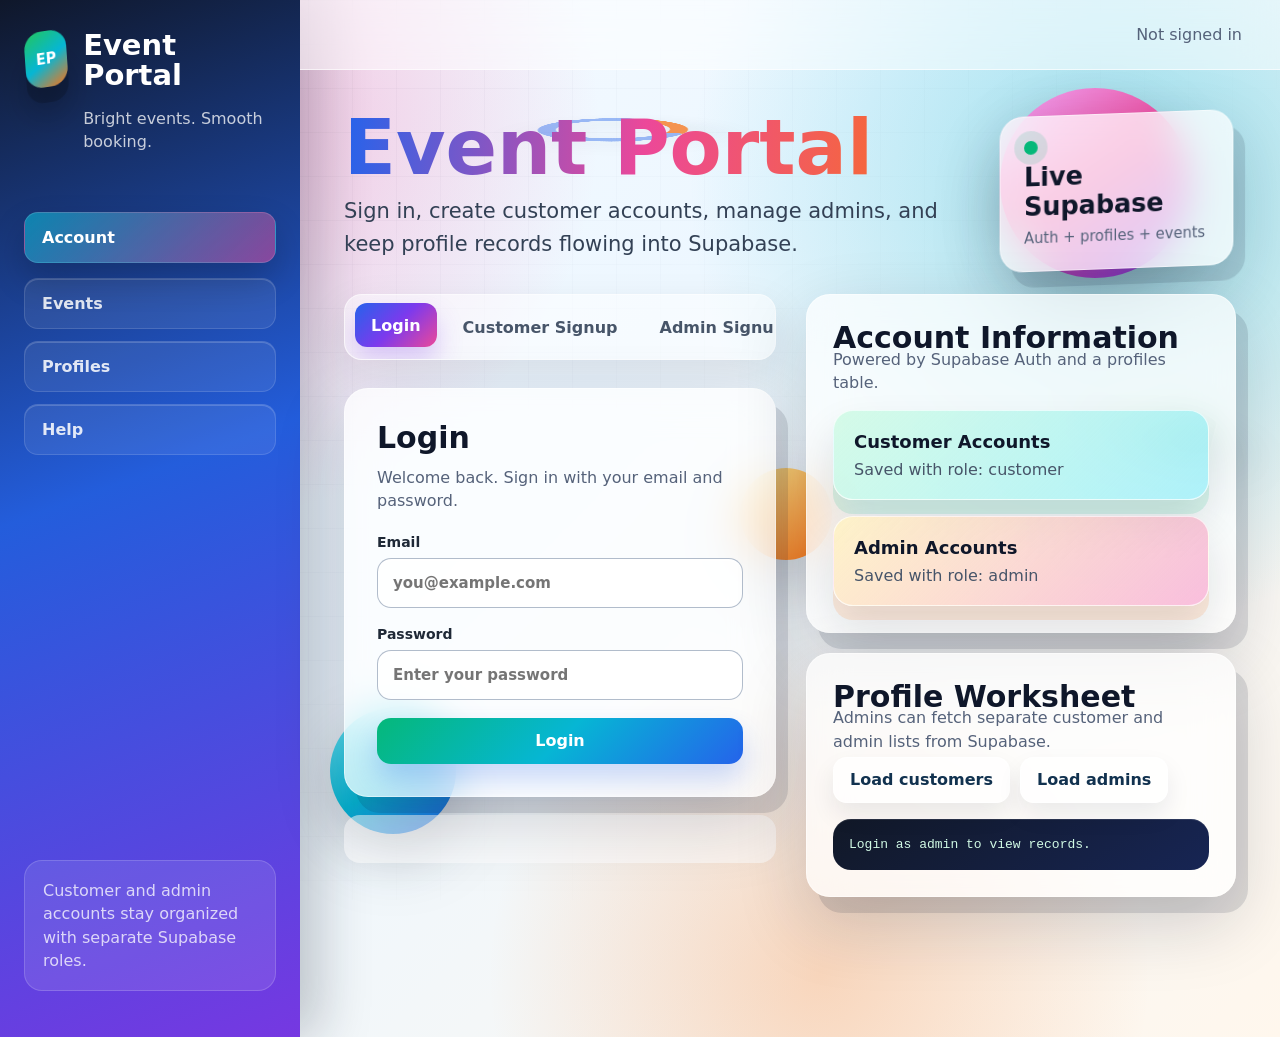
<file: frontend/index.html>
<!doctype html>
<html lang="en">
  <head>
    <meta charset="UTF-8" />
    <meta name="viewport" content="width=device-width, initial-scale=1.0" />
    <title>Event Portal</title>
    <link rel="stylesheet" href="styles.css" />
  </head>
  <body>
    <div class="scene-3d" aria-hidden="true">
      <span class="orb orb-a"></span>
      <span class="orb orb-b"></span>
      <span class="orb orb-c"></span>
      <span class="cube cube-a"></span>
      <span class="cube cube-b"></span>
      <span class="ring ring-a"></span>
    </div>

    <aside class="sidebar">
      <div class="brand">
        <div class="brand-mark" aria-hidden="true"><span>EP</span></div>
        <div>
          <h1>Event Portal</h1>
          <p>Bright events. Smooth booking.</p>
        </div>
      </div>

      <nav class="side-nav" aria-label="Main navigation">
        <a class="active" href="#account">Account</a>
        <a href="#events">Events</a>
        <a href="#profiles">Profiles</a>
        <a href="#help">Help</a>
      </nav>

      <p class="sidebar-note">Customer and admin accounts stay organized with separate Supabase roles.</p>
    </aside>

    <main class="page">
      <header class="topbar">
        <span id="sessionStatus">Not signed in</span>
        <button class="ghost-button" id="logoutButton" type="button" hidden>Logout</button>
      </header>

      <section class="hero" id="account">
        <div>
          <h2>Event Portal</h2>
          <p>Sign in, create customer accounts, manage admins, and keep profile records flowing into Supabase.</p>
        </div>
        <div class="hero-card" aria-hidden="true">
          <span class="pulse-dot"></span>
          <strong>Live Supabase</strong>
          <small>Auth + profiles + events</small>
        </div>
      </section>

      <section class="workspace">
        <div class="auth-area">
          <div class="tabs" role="tablist" aria-label="Account forms">
            <button class="tab active" data-tab="login" type="button">Login</button>
            <button class="tab" data-tab="customer" type="button">Customer Signup</button>
            <button class="tab" data-tab="admin" type="button">Admin Signup</button>
            <button class="tab" data-tab="forgot" type="button">Forgot Password</button>
          </div>

          <form class="panel active" id="loginForm">
            <h3>Login</h3>
            <p>Welcome back. Sign in with your email and password.</p>
            <label>Email <input name="email" type="email" placeholder="you@example.com" required /></label>
            <label>Password <input name="password" type="password" placeholder="Enter your password" required /></label>
            <button class="primary-button" type="submit">Login</button>
          </form>

          <form class="panel" id="customerForm">
            <h3>Create customer account</h3>
            <p>Customer data will be saved in Supabase with role: customer.</p>
            <label>Full name <input name="full_name" type="text" placeholder="Customer name" required /></label>
            <label>Email <input name="email" type="email" placeholder="customer@example.com" required /></label>
            <label>Password <input name="password" type="password" placeholder="Minimum 6 characters" minlength="6" required /></label>
            <button class="primary-button" type="submit">Create customer account</button>
          </form>

          <form class="panel" id="adminForm">
            <h3>Create admin account</h3>
            <p>Admin data will be saved in Supabase with role: admin.</p>
            <label>Full name <input name="full_name" type="text" placeholder="Admin name" required /></label>
            <label>Email <input name="email" type="email" placeholder="admin@example.com" required /></label>
            <label>Password <input name="password" type="password" placeholder="Minimum 6 characters" minlength="6" required /></label>
            <label>Admin code <input name="admin_code" type="password" placeholder="Private admin signup code" required /></label>
            <button class="primary-button amber" type="submit">Create admin account</button>
          </form>

          <form class="panel" id="forgotForm">
            <h3>Forgot Password</h3>
            <p>Enter your email and Supabase will send a reset link.</p>
            <label>Email <input name="email" type="email" placeholder="you@example.com" required /></label>
            <button class="primary-button" type="submit">Send reset email</button>
          </form>

          <div class="message" id="messageBox" role="status" aria-live="polite"></div>
        </div>

        <aside class="info-area">
          <section class="info-panel">
            <h3>Account Information</h3>
            <p>Powered by Supabase Auth and a profiles table.</p>

            <div class="role-card customer">
              <strong>Customer Accounts</strong>
              <span>Saved with role: customer</span>
            </div>

            <div class="role-card admin">
              <strong>Admin Accounts</strong>
              <span>Saved with role: admin</span>
            </div>
          </section>

          <section class="info-panel" id="profiles">
            <h3>Profile Worksheet</h3>
            <p>Admins can fetch separate customer and admin lists from Supabase.</p>
            <div class="button-row">
              <button class="secondary-button" id="loadCustomers" type="button">Load customers</button>
              <button class="secondary-button" id="loadAdmins" type="button">Load admins</button>
            </div>
            <pre id="profileOutput">Login as admin to view records.</pre>
          </section>
        </aside>
      </section>
    </main>

    <script src="app.js"></script>
  </body>
</html>
</file>
<file: frontend/styles.css>
:root {
  color-scheme: light;
  --bg: #eef7ff;
  --ink: #0f172a;
  --muted: #55627a;
  --line: rgba(255, 255, 255, 0.46);
  --glass: rgba(255, 255, 255, 0.72);
  --green: #05b879;
  --blue: #2563eb;
  --pink: #ec4899;
  --orange: #f97316;
  --violet: #7c3aed;
  --cyan: #06b6d4;
  --shadow: 0 26px 70px rgba(15, 23, 42, 0.18);
  --hard-shadow: 12px 16px 0 rgba(15, 23, 42, 0.12);
}

* {
  box-sizing: border-box;
}

html {
  scroll-behavior: smooth;
}

body {
  margin: 0;
  min-height: 100vh;
  display: grid;
  grid-template-columns: 300px minmax(0, 1fr);
  overflow-x: hidden;
  background:
    radial-gradient(circle at 16% 12%, rgba(236, 72, 153, 0.34), transparent 28%),
    radial-gradient(circle at 88% 18%, rgba(6, 182, 212, 0.36), transparent 31%),
    radial-gradient(circle at 64% 94%, rgba(249, 115, 22, 0.25), transparent 26%),
    linear-gradient(135deg, #f8fbff 0%, #edf7ff 42%, #fff7ed 100%);
  color: var(--ink);
  font-family: Inter, ui-sans-serif, system-ui, -apple-system, BlinkMacSystemFont, "Segoe UI", sans-serif;
}

body::before {
  position: fixed;
  inset: 0;
  z-index: -3;
  content: "";
  background-image:
    linear-gradient(rgba(15, 23, 42, 0.05) 1px, transparent 1px),
    linear-gradient(90deg, rgba(15, 23, 42, 0.05) 1px, transparent 1px);
  background-size: 44px 44px;
  mask-image: linear-gradient(130deg, rgba(0, 0, 0, 0.72), transparent 70%);
}

.scene-3d {
  position: fixed;
  inset: 0;
  z-index: -2;
  pointer-events: none;
  perspective: 900px;
}

.orb,
.cube,
.ring {
  position: absolute;
  display: block;
  filter: drop-shadow(0 24px 30px rgba(15, 23, 42, 0.2));
  animation: float3d 7s ease-in-out infinite;
}

.orb {
  border-radius: 999px;
}

.orb-a {
  width: 190px;
  height: 190px;
  top: 88px;
  right: 90px;
  background: linear-gradient(145deg, #f0abfc, #ec4899 48%, #7c3aed);
}

.orb-b {
  width: 126px;
  height: 126px;
  left: 330px;
  bottom: 66px;
  background: linear-gradient(145deg, #67e8f9, #06b6d4 52%, #2563eb);
  animation-delay: -2s;
}

.orb-c {
  width: 92px;
  height: 92px;
  right: 35%;
  top: 52%;
  background: linear-gradient(145deg, #fde68a, #f97316);
  animation-delay: -4s;
}

.cube {
  width: 92px;
  height: 92px;
  border-radius: 18px;
  transform-style: preserve-3d;
  background: linear-gradient(135deg, rgba(255, 255, 255, 0.94), rgba(5, 184, 121, 0.65));
  border: 1px solid rgba(255, 255, 255, 0.65);
  box-shadow: inset -16px -16px 24px rgba(15, 23, 42, 0.16);
}

.cube-a {
  top: 42%;
  right: 72px;
  transform: rotateX(58deg) rotateZ(34deg);
}

.cube-b {
  left: 158px;
  bottom: 126px;
  background: linear-gradient(135deg, rgba(255, 255, 255, 0.94), rgba(236, 72, 153, 0.62));
  animation-delay: -3s;
}

.ring {
  width: 150px;
  height: 150px;
  top: 54px;
  left: 42%;
  border: 18px solid rgba(37, 99, 235, 0.42);
  border-right-color: rgba(249, 115, 22, 0.74);
  border-radius: 999px;
  transform: rotateX(62deg) rotateZ(-22deg);
  animation-delay: -1s;
}

@keyframes float3d {
  0%,
  100% {
    translate: 0 0;
    rotate: 0deg;
  }
  50% {
    translate: 0 -24px;
    rotate: 8deg;
  }
}

.sidebar {
  min-height: 100vh;
  padding: 30px 24px;
  color: #ffffff;
  background:
    linear-gradient(160deg, rgba(15, 23, 42, 0.96), rgba(37, 99, 235, 0.92) 46%, rgba(124, 58, 237, 0.94)),
    #111827;
  box-shadow: 18px 0 50px rgba(15, 23, 42, 0.24);
}

.brand {
  display: flex;
  gap: 15px;
  align-items: flex-start;
}

.brand-mark {
  width: 58px;
  height: 58px;
  display: grid;
  place-items: center;
  border-radius: 18px;
  background: linear-gradient(145deg, #22c55e, #06b6d4 52%, #f97316);
  box-shadow: 0 16px 0 rgba(0, 0, 0, 0.18), 0 28px 34px rgba(0, 0, 0, 0.22);
  transform: rotateX(14deg) rotateY(-18deg) rotateZ(-4deg);
}

.brand-mark span {
  font-size: 15px;
  font-weight: 900;
  letter-spacing: 0;
}

.brand h1 {
  margin: 0;
  font-size: 29px;
  line-height: 1.05;
}

.brand p,
.sidebar-note {
  color: rgba(255, 255, 255, 0.76);
  font-size: 16px;
  line-height: 1.45;
}

.side-nav {
  display: grid;
  gap: 12px;
  margin-top: 46px;
}

.side-nav a {
  padding: 15px 17px;
  border: 1px solid rgba(255, 255, 255, 0.13);
  border-radius: 14px;
  color: rgba(255, 255, 255, 0.86);
  text-decoration: none;
  font-weight: 780;
  background: rgba(255, 255, 255, 0.08);
  box-shadow: inset 0 1px rgba(255, 255, 255, 0.18);
  transition: transform 160ms ease, background 160ms ease, box-shadow 160ms ease;
}

.side-nav a.active,
.side-nav a:hover {
  color: #ffffff;
  background: linear-gradient(135deg, rgba(6, 182, 212, 0.62), rgba(236, 72, 153, 0.52));
  box-shadow: 0 16px 34px rgba(0, 0, 0, 0.2);
  transform: translateY(-3px);
}

.sidebar-note {
  margin-top: 45vh;
  padding: 18px;
  border-radius: 18px;
  background: rgba(255, 255, 255, 0.1);
  border: 1px solid rgba(255, 255, 255, 0.16);
}

.page {
  min-width: 0;
}

.topbar {
  height: 70px;
  display: flex;
  align-items: center;
  justify-content: flex-end;
  gap: 16px;
  padding: 0 38px;
  background: rgba(255, 255, 255, 0.5);
  border-bottom: 1px solid rgba(255, 255, 255, 0.62);
  backdrop-filter: blur(18px);
  color: var(--muted);
}

.hero {
  display: flex;
  justify-content: space-between;
  gap: 28px;
  padding: 42px 44px 24px;
}

.hero h2 {
  margin: 0 0 10px;
  font-size: clamp(40px, 6vw, 76px);
  line-height: 0.96;
  letter-spacing: 0;
  color: transparent;
  background: linear-gradient(95deg, var(--blue), var(--pink) 48%, var(--orange));
  background-clip: text;
}

.hero p {
  margin: 0;
  max-width: 760px;
  color: #334155;
  font-size: 21px;
  line-height: 1.55;
}

.hero-card {
  width: 280px;
  min-height: 132px;
  align-self: center;
  display: grid;
  align-content: center;
  gap: 8px;
  padding: 24px;
  border: 1px solid var(--line);
  border-radius: 24px;
  background: var(--glass);
  box-shadow: var(--hard-shadow), var(--shadow);
  transform: rotateX(10deg) rotateY(-12deg);
  backdrop-filter: blur(18px);
}

.hero-card strong {
  font-size: 26px;
}

.hero-card small {
  color: var(--muted);
  font-size: 15px;
}

.pulse-dot {
  width: 14px;
  height: 14px;
  border-radius: 50%;
  background: var(--green);
  box-shadow: 0 0 0 10px rgba(5, 184, 121, 0.14);
}

.workspace {
  display: grid;
  grid-template-columns: minmax(360px, 1fr) 430px;
  gap: 30px;
  padding: 0 44px 44px;
  perspective: 1100px;
}

.tabs {
  display: flex;
  gap: 10px;
  padding: 10px;
  overflow-x: auto;
  border: 1px solid var(--line);
  border-radius: 18px;
  background: rgba(255, 255, 255, 0.52);
  box-shadow: 0 16px 42px rgba(15, 23, 42, 0.1);
}

.tab {
  appearance: none;
  border: 0;
  min-height: 44px;
  padding: 0 16px;
  border-radius: 12px;
  background: transparent;
  color: #475569;
  font: inherit;
  font-weight: 800;
  white-space: nowrap;
  cursor: pointer;
  transition: transform 160ms ease, color 160ms ease, background 160ms ease;
}

.tab.active {
  color: #ffffff;
  background: linear-gradient(135deg, var(--blue), var(--violet), var(--pink));
  box-shadow: 0 14px 26px rgba(124, 58, 237, 0.25);
  transform: translateY(-2px);
}

.panel,
.info-panel {
  border: 1px solid var(--line);
  border-radius: 24px;
  background: var(--glass);
  box-shadow: var(--hard-shadow), var(--shadow);
  backdrop-filter: blur(20px);
}

.tilt-card {
  transform-style: preserve-3d;
  transition: transform 180ms ease, box-shadow 180ms ease;
}

.tilt-card:hover {
  box-shadow: 14px 20px 0 rgba(15, 23, 42, 0.13), 0 34px 84px rgba(15, 23, 42, 0.24);
}

.panel {
  display: none;
  margin-top: 28px;
  padding: 32px;
}

.panel.active {
  display: grid;
  gap: 18px;
  animation: popIn 260ms ease both;
}

@keyframes popIn {
  from {
    opacity: 0;
    transform: translateY(12px) rotateX(-6deg);
  }
  to {
    opacity: 1;
    transform: translateY(0) rotateX(0);
  }
}

.panel h3,
.info-panel h3 {
  margin: 0;
  font-size: 30px;
  line-height: 1.15;
}

.panel p,
.info-panel p {
  margin: -8px 0 4px;
  color: var(--muted);
  line-height: 1.45;
}

label {
  display: grid;
  gap: 8px;
  color: #1f2937;
  font-size: 14px;
  font-weight: 800;
}

input {
  width: 100%;
  min-height: 50px;
  border: 1px solid rgba(148, 163, 184, 0.72);
  border-radius: 14px;
  padding: 11px 15px;
  color: var(--ink);
  background: rgba(255, 255, 255, 0.82);
  font: inherit;
  font-size: 15px;
  outline: none;
  box-shadow: inset 0 2px 0 rgba(255, 255, 255, 0.7);
}

input:focus {
  border-color: var(--cyan);
  box-shadow: 0 0 0 4px rgba(6, 182, 212, 0.16), inset 0 2px 0 rgba(255, 255, 255, 0.7);
}

button {
  min-height: 46px;
  border-radius: 14px;
  font: inherit;
  font-weight: 850;
  cursor: pointer;
  transition: transform 160ms ease, box-shadow 160ms ease, filter 160ms ease;
}

button:hover {
  transform: translateY(-2px);
}

.primary-button {
  border: 0;
  background: linear-gradient(135deg, var(--green), var(--cyan), var(--blue));
  color: #ffffff;
  box-shadow: 0 16px 28px rgba(37, 99, 235, 0.24);
}

.primary-button:hover {
  filter: saturate(1.18);
  box-shadow: 0 20px 34px rgba(37, 99, 235, 0.3);
}

.primary-button.amber {
  background: linear-gradient(135deg, var(--orange), var(--pink), var(--violet));
}

.secondary-button,
.ghost-button {
  border: 1px solid rgba(255, 255, 255, 0.64);
  background: rgba(255, 255, 255, 0.72);
  color: #12324f;
  padding: 0 16px;
  box-shadow: 0 12px 24px rgba(15, 23, 42, 0.08);
}

.button-row {
  display: flex;
  gap: 10px;
  flex-wrap: wrap;
}

.message {
  min-height: 48px;
  margin-top: 18px;
  padding: 13px 15px;
  border-radius: 16px;
  border: 1px solid transparent;
  color: var(--muted);
  white-space: pre-wrap;
  background: rgba(255, 255, 255, 0.55);
}

.message.success {
  border-color: rgba(34, 197, 94, 0.32);
  background: rgba(236, 253, 245, 0.88);
  color: #047857;
}

.message.error {
  border-color: rgba(244, 63, 94, 0.32);
  background: rgba(255, 241, 242, 0.9);
  color: #be123c;
}

.info-area {
  display: grid;
  align-content: start;
  gap: 20px;
}

.info-panel {
  padding: 26px;
}

.role-card {
  display: grid;
  gap: 8px;
  margin-top: 16px;
  padding: 20px;
  border-radius: 20px;
  border: 1px solid rgba(255, 255, 255, 0.68);
  background: linear-gradient(135deg, rgba(209, 250, 229, 0.9), rgba(103, 232, 249, 0.5));
  box-shadow: 0 14px 0 rgba(5, 184, 121, 0.13), 0 22px 42px rgba(15, 23, 42, 0.12);
}

.role-card.admin {
  background: linear-gradient(135deg, rgba(254, 243, 199, 0.95), rgba(244, 114, 182, 0.45));
  box-shadow: 0 14px 0 rgba(249, 115, 22, 0.13), 0 22px 42px rgba(15, 23, 42, 0.12);
}

.role-card strong {
  font-size: 18px;
}

.role-card span {
  color: #475569;
}

pre {
  max-height: 260px;
  overflow: auto;
  margin: 16px 0 0;
  padding: 16px;
  border-radius: 18px;
  background: linear-gradient(145deg, #111827, #172554);
  color: #d1fae5;
  font-size: 13px;
  line-height: 1.5;
  box-shadow: inset 0 1px 0 rgba(255, 255, 255, 0.1);
}

@media (max-width: 980px) {
  body {
    grid-template-columns: 1fr;
  }

  .sidebar {
    min-height: auto;
  }

  .sidebar-note {
    margin-top: 24px;
  }

  .hero {
    flex-direction: column;
    padding: 30px 20px 20px;
  }

  .hero-card {
    width: min(100%, 360px);
    transform: none;
  }

  .workspace {
    grid-template-columns: 1fr;
    padding: 0 20px 30px;
  }

  .topbar {
    padding: 0 20px;
  }

  .orb-a {
    right: -70px;
  }
}
</file>
